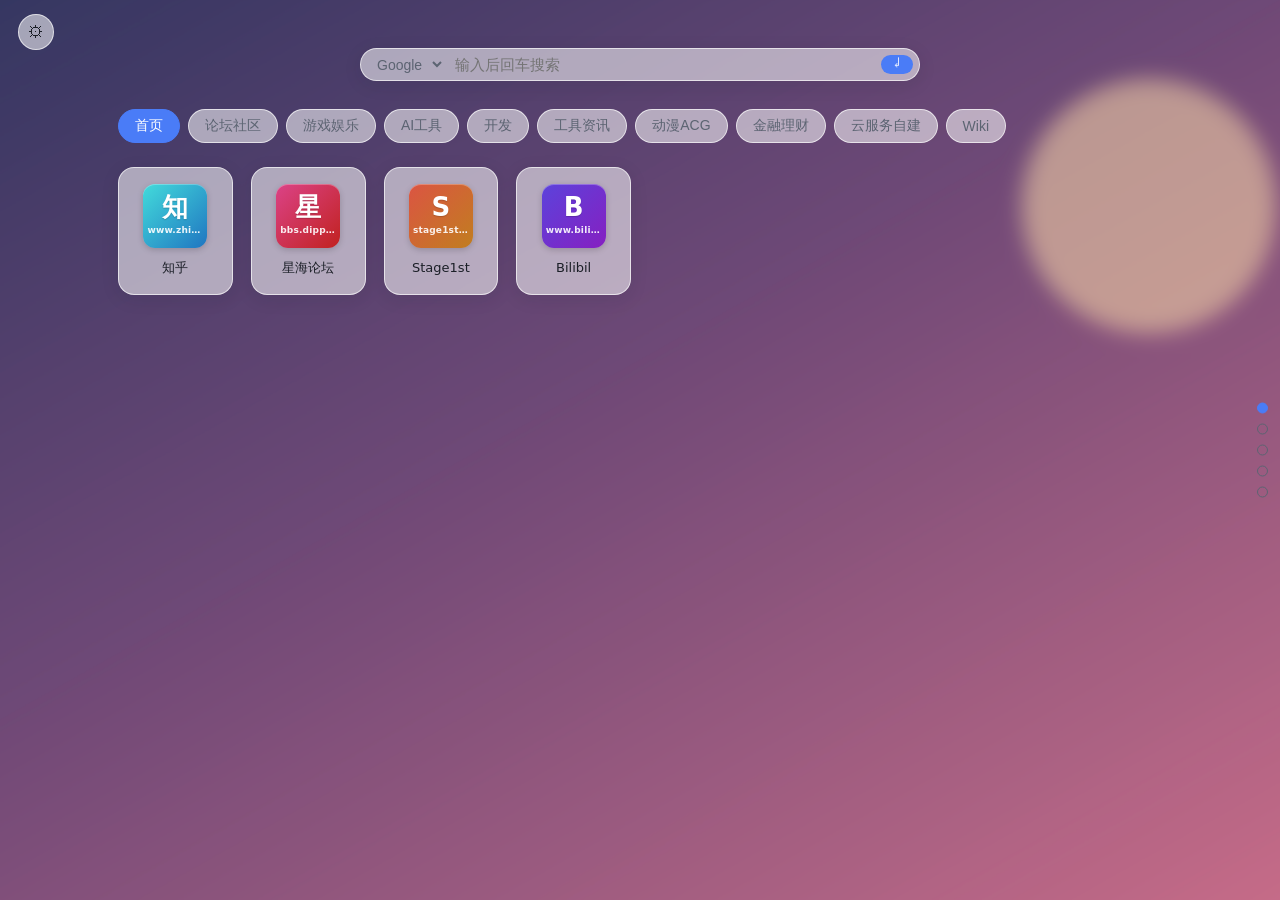
<file: index.html>
<!DOCTYPE html>
<html lang="zh-CN" data-theme="light">
<head>
  <meta charset="UTF-8">
  <meta name="viewport" content="width=device-width, initial-scale=1">
  <title>导航</title>
  <link rel="preconnect" href="https://api.iowen.cn">
  <link rel="preconnect" href="https://gateway.jrj.com">
  <link rel="preconnect" href="https://60s.viki.moe">
  <link rel="preconnect" href="https://datacenter-web.eastmoney.com">
  <link rel="icon" type="image/svg+xml" href="assets/icon/icon.svg">
  <link rel="icon" type="image/png" sizes="32x32" href="assets/icon/favicon-32x32.png">
  <link rel="icon" href="assets/icon/favicon.ico" sizes="any">
  <link rel="apple-touch-icon" href="assets/icon/apple-touch-icon.png">
  <script>
  /* 首屏绘制前定主题，深色用户不闪白；键与结构须和 js/prefs.js 保持一致 */
  (function () {
    try {
      var s = JSON.parse(localStorage.getItem('nav.settings')) || {};
      var t = s.theme || 'auto';
      if (t === 'auto') t = matchMedia('(prefers-color-scheme: dark)').matches ? 'dark' : 'light';
      document.documentElement.setAttribute('data-theme', t);
    } catch (e) { /* 隐私模式或旧数据：保持 html 上的默认值 */ }
  })();
  </script>
  <link rel="stylesheet" href="css/style.css">
</head>
<body>
  <!-- 背景层：背景图与模糊效果，由 UI 层写入 -->
  <div id="bg-layer" aria-hidden="true"></div>

  <header class="topbar">
    <button id="settings-toggle" class="chip chip--icon" type="button"
            aria-label="打开设置" aria-haspopup="dialog" aria-expanded="false">⚙</button>
  </header>

  <!-- 翻页圆点：由 js/deck.js 按页构建；仅桌面显示 -->
  <nav id="dots" class="dots" aria-label="页面切换"></nav>

  <main id="deck" class="deck">
    <!-- 第 1 页 · 导航 -->
    <section class="page page--nav" aria-label="网站导航">
      <div class="page__scroll" data-scroll>
        <div class="stage">
          <form id="search-form" class="search" autocomplete="off">
            <select id="engine-select" class="engine-select" aria-label="搜索引擎"></select>
            <input id="search-input" class="search-input" type="search" placeholder="输入后回车搜索" aria-label="搜索关键词">
            <button type="submit" class="search-go" aria-label="搜索">↵</button>
          </form>

          <nav id="tabs" class="tabs" aria-label="分类"></nav>
          <!-- 不设 aria-live：切换状态已由 .tab 的 aria-current 表达 -->
          <section id="grid" class="grid"></section>
          <p id="error" class="error" hidden></p>
        </div>
      </div>
    </section>

    <!-- 第 2 页 · 大盘云图（数据取自金融界行情网关，见 js/market.js） -->
    <section class="page page--market" aria-label="大盘云图">
      <header class="page-head">
        <h2 class="page-title">大盘云图</h2>
        <nav id="market-tabs" class="tabs tabs--dim" aria-label="云图维度"></nav>
        <span id="market-legend" class="legend" aria-hidden="true"></span>
        <span id="market-time" class="page-meta"></span>
        <a class="chip" href="https://summary.jrj.com.cn/dataCenter/dpyt/" target="_blank" rel="noreferrer noopener"
           title="数据源：金融界 · 大盘云图">源站 ↗</a>
      </header>
      <div id="market" class="tm">
        <p id="market-status" class="tm-status">加载中…</p>
      </div>
      <p id="market-error" class="error" hidden></p>
      <div id="market-tip" class="tm-tip" role="tooltip" hidden></div>
    </section>

    <!-- 第 3 页 · 天气预报（数据源：Open-Meteo 匿名只读接口，见 js/weather.js） -->
    <section class="page page--weather" aria-label="天气预报">
      <header class="page-head">
        <h2 class="page-title">天气</h2>
        <nav id="wx-tabs" class="tabs tabs--city" aria-label="天气城市"></nav>
        <span id="weather-meta" class="page-meta"></span>
        <button id="weather-refresh" class="chip" type="button" title="立即重新取数">刷新</button>
      </header>
      <div class="wx" data-scroll>
        <p id="weather-status" class="wx-status">加载中…</p>
        <!-- 状态行必须留在网格外：每次渲染会整体重建 #weather-grid -->
        <div id="weather-grid" class="wx-grid"></div>
      </div>
      <p id="weather-error" class="error" hidden></p>
    </section>

    <!-- 第 4 页 · 台风路径与警报（浙江省水利厅台风系统） -->
    <section class="page page--typhoon" aria-label="台风路径与警报">
      <header class="page-head">
        <h2 class="page-title">台风路径与警报</h2>
        <span class="page-hint">地图内的滚轮归地图本身；翻页请用右侧圆点或 ↑ ↓</span>
        <a class="chip" href="https://typhoon.slt.zj.gov.cn/" target="_blank" rel="noreferrer noopener"
           title="数据源：浙江省水利厅 台风路径实时发布系统">新窗口打开 ↗</a>
      </header>
      <div class="embed">
        <!-- src 由 js/ui.js 在首次进入本页时写入，避免打开导航页就拉一个重型 SPA -->
        <iframe id="typhoon-frame" class="embed-frame" title="浙江省水利厅台风路径实时发布系统"></iframe>
      </div>
    </section>

    <!-- 第 5 页 · 投资日历（数据源：东方财富数据中心，浏览器直连，见 js/calendar.js） -->
    <section class="page page--calendar" aria-label="投资日历">
      <header class="page-head">
        <h2 class="page-title">投资日历</h2>
        <div class="cal-nav">
          <button id="cal-prev" class="chip chip--icon" type="button" title="前一天" aria-label="前一天">‹</button>
          <span id="cal-date" class="cal-date">----</span>
          <span id="cal-weekday" class="cal-weekday"></span>
          <button id="cal-next" class="chip chip--icon" type="button" title="后一天" aria-label="后一天">›</button>
          <button id="cal-today" class="chip" type="button" title="回到今天">今天</button>
        </div>
        <span id="calendar-meta" class="page-meta"></span>
        <button id="calendar-refresh" class="chip" type="button" title="跳过缓存立即取数">刷新</button>
        <a class="chip" href="https://data.eastmoney.com/xg/xg/calendar.html" target="_blank" rel="noreferrer noopener"
           title="数据源：东方财富数据中心 · 新股/转债日历">源站 ↗</a>
      </header>
      <div class="cal" data-scroll>
        <p id="calendar-status" class="cal-status">加载中…</p>
        <div id="cal-events" class="cal-events"></div>
      </div>
      <p id="calendar-error" class="error" hidden></p>
    </section>
  </main>

  <!-- 设置浮窗：草稿式编辑，关闭时统一应用 -->
  <div id="settings-overlay" class="overlay" hidden>
    <section id="settings-panel" class="panel" role="dialog" aria-modal="true" aria-labelledby="settings-title">
      <header class="panel-head">
        <h2 id="settings-title">设置</h2>
        <button id="settings-close" class="chip chip--icon" type="button" aria-label="关闭并应用">×</button>
      </header>

      <div class="panel-body">
        <div class="field">
          <span class="field-label">背景</span>
          <div id="settings-bg" class="bg-picker"></div>
        </div>

        <div class="field field--row">
          <span class="field-label">背景模糊</span>
          <label class="switch">
            <input id="settings-blur" type="checkbox">
            <span class="switch-track" aria-hidden="true"><span class="switch-knob"></span></span>
          </label>
        </div>

        <div class="field">
          <span class="field-label">主题</span>
          <div id="settings-theme" class="seg"></div>
        </div>

        <div class="field field--row">
          <span class="field-label">数据维护</span>
          <a class="btn" href="tools/yaml-editor.html" target="_blank" rel="noopener"
             aria-label="打开数据编辑器（新标签页）"
             title="在可视化编辑器里增删改分类与网站；保存后回本页刷新即可生效">打开数据编辑器 ↗</a>
        </div>
      </div>

      <footer class="panel-foot">
        <span class="panel-hint">关闭浮窗后应用配置</span>
        <button id="settings-apply" class="btn btn--primary" type="button">应用并关闭</button>
      </footer>
    </section>
  </div>

  <script defer src="js/vendor/js-yaml.min.js"></script>
  <script defer src="js/icons.js"></script>
  <script defer src="js/data.js"></script>
  <script defer src="js/prefs.js"></script>
  <script defer src="js/treemap.js"></script>
  <script defer src="js/market.js"></script>
  <script defer src="js/weather.js"></script>
  <script defer src="js/oil.js"></script>
  <script defer src="js/calendar.js"></script>
  <script defer src="js/deck.js"></script>
  <script defer src="js/ui.js"></script>
  <script defer src="js/app.js"></script>
</body>
</html>
</file>
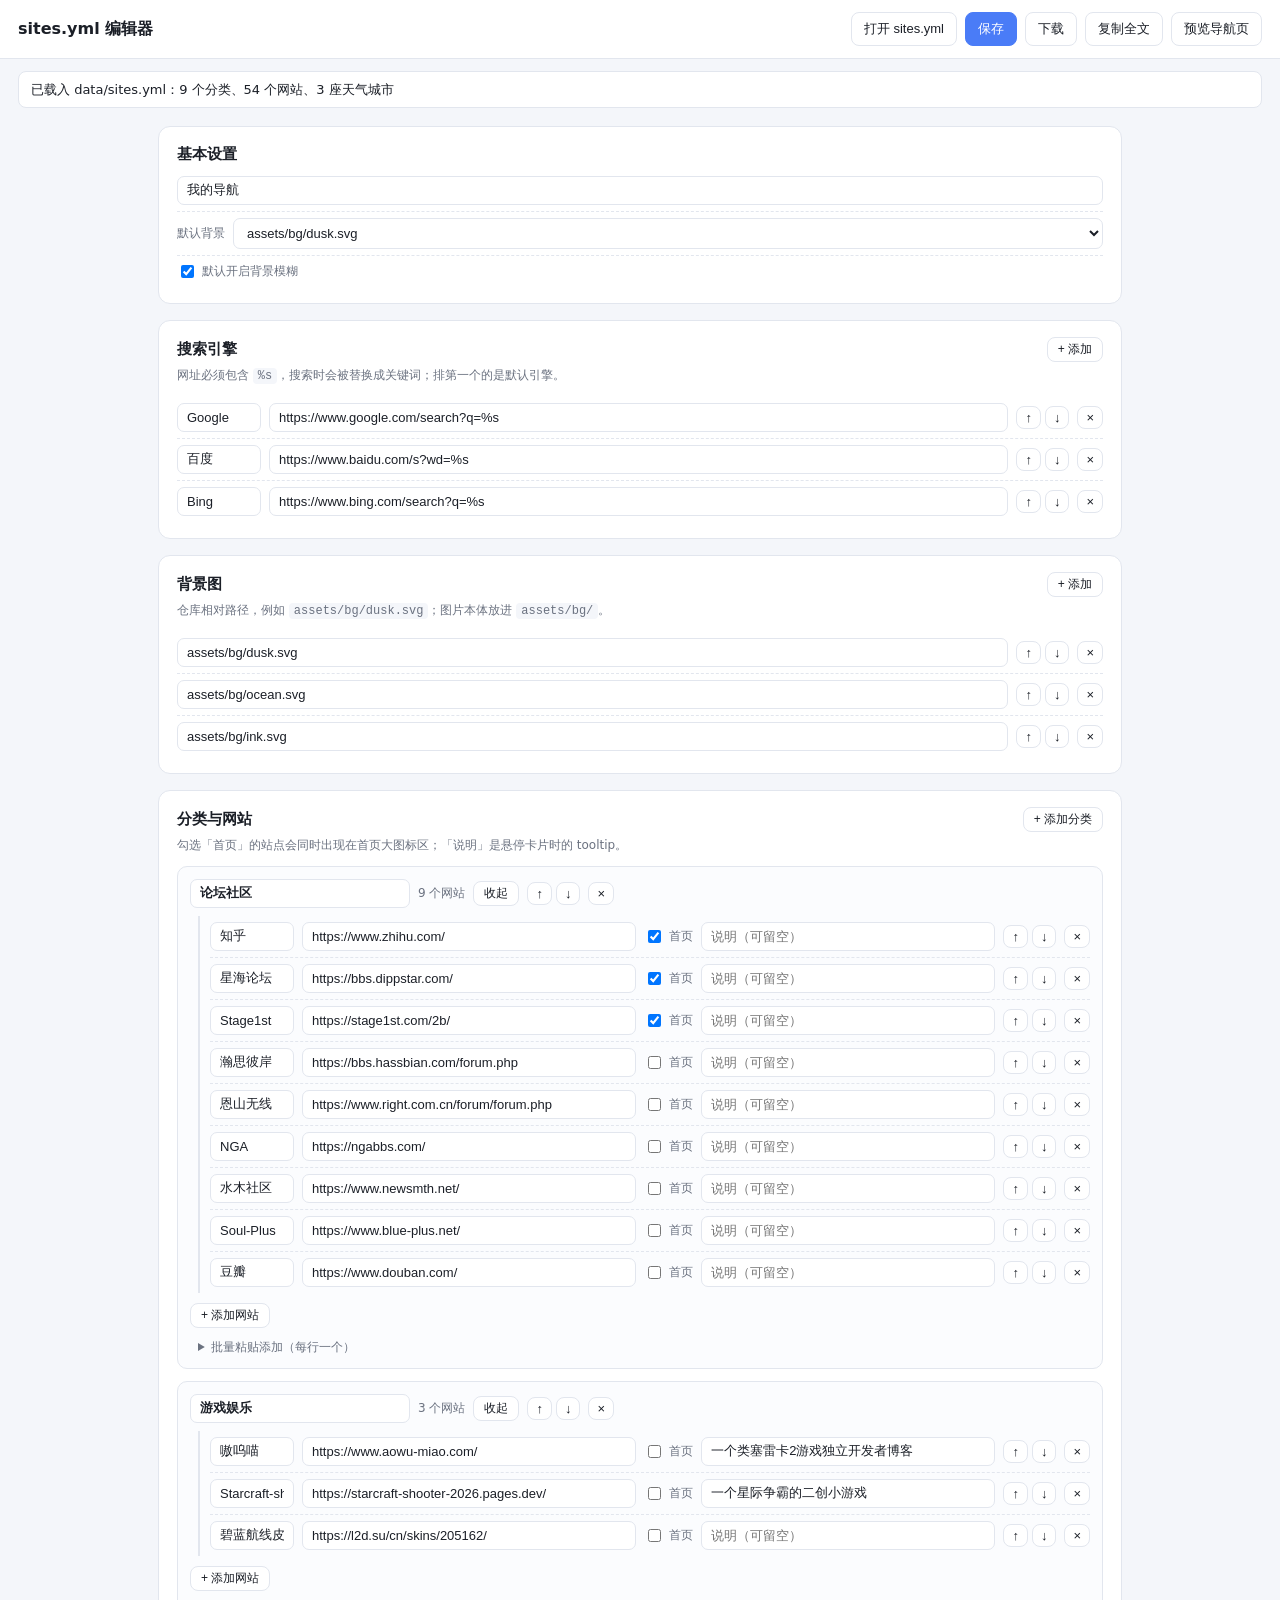
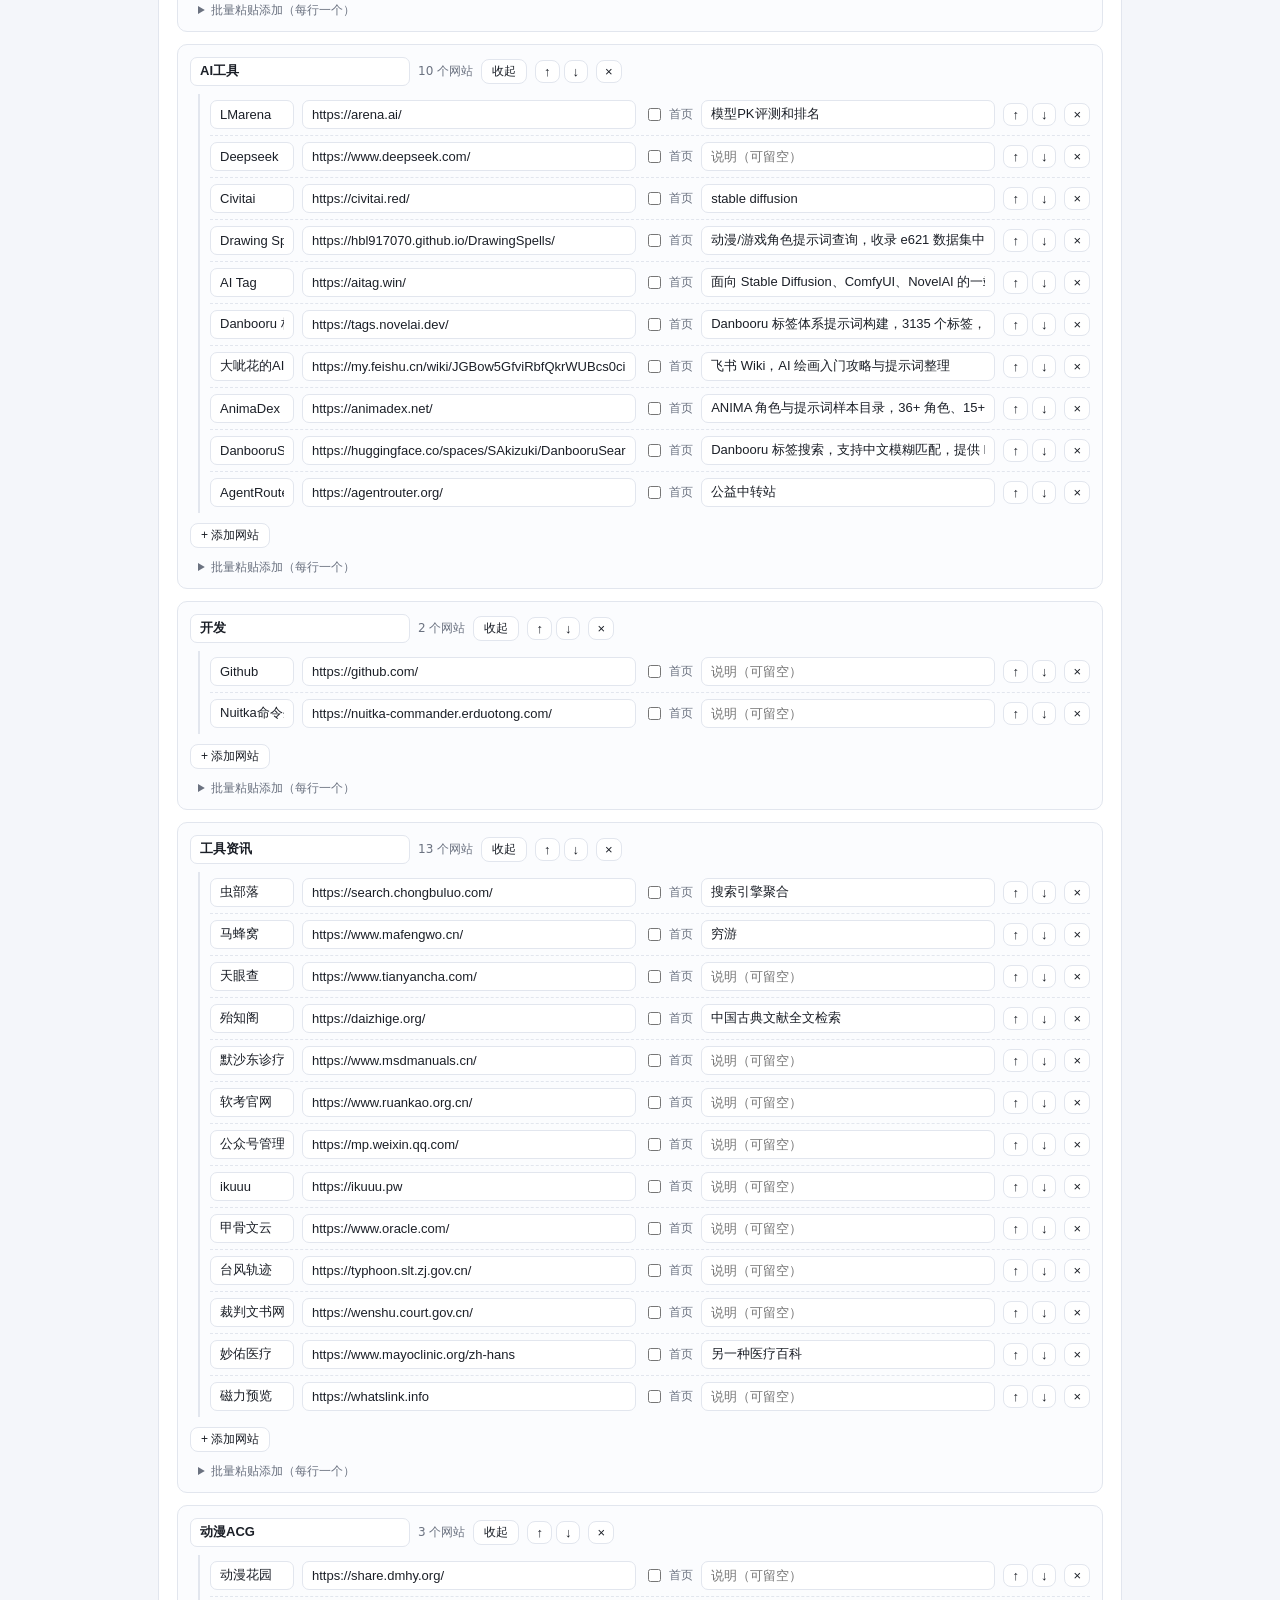
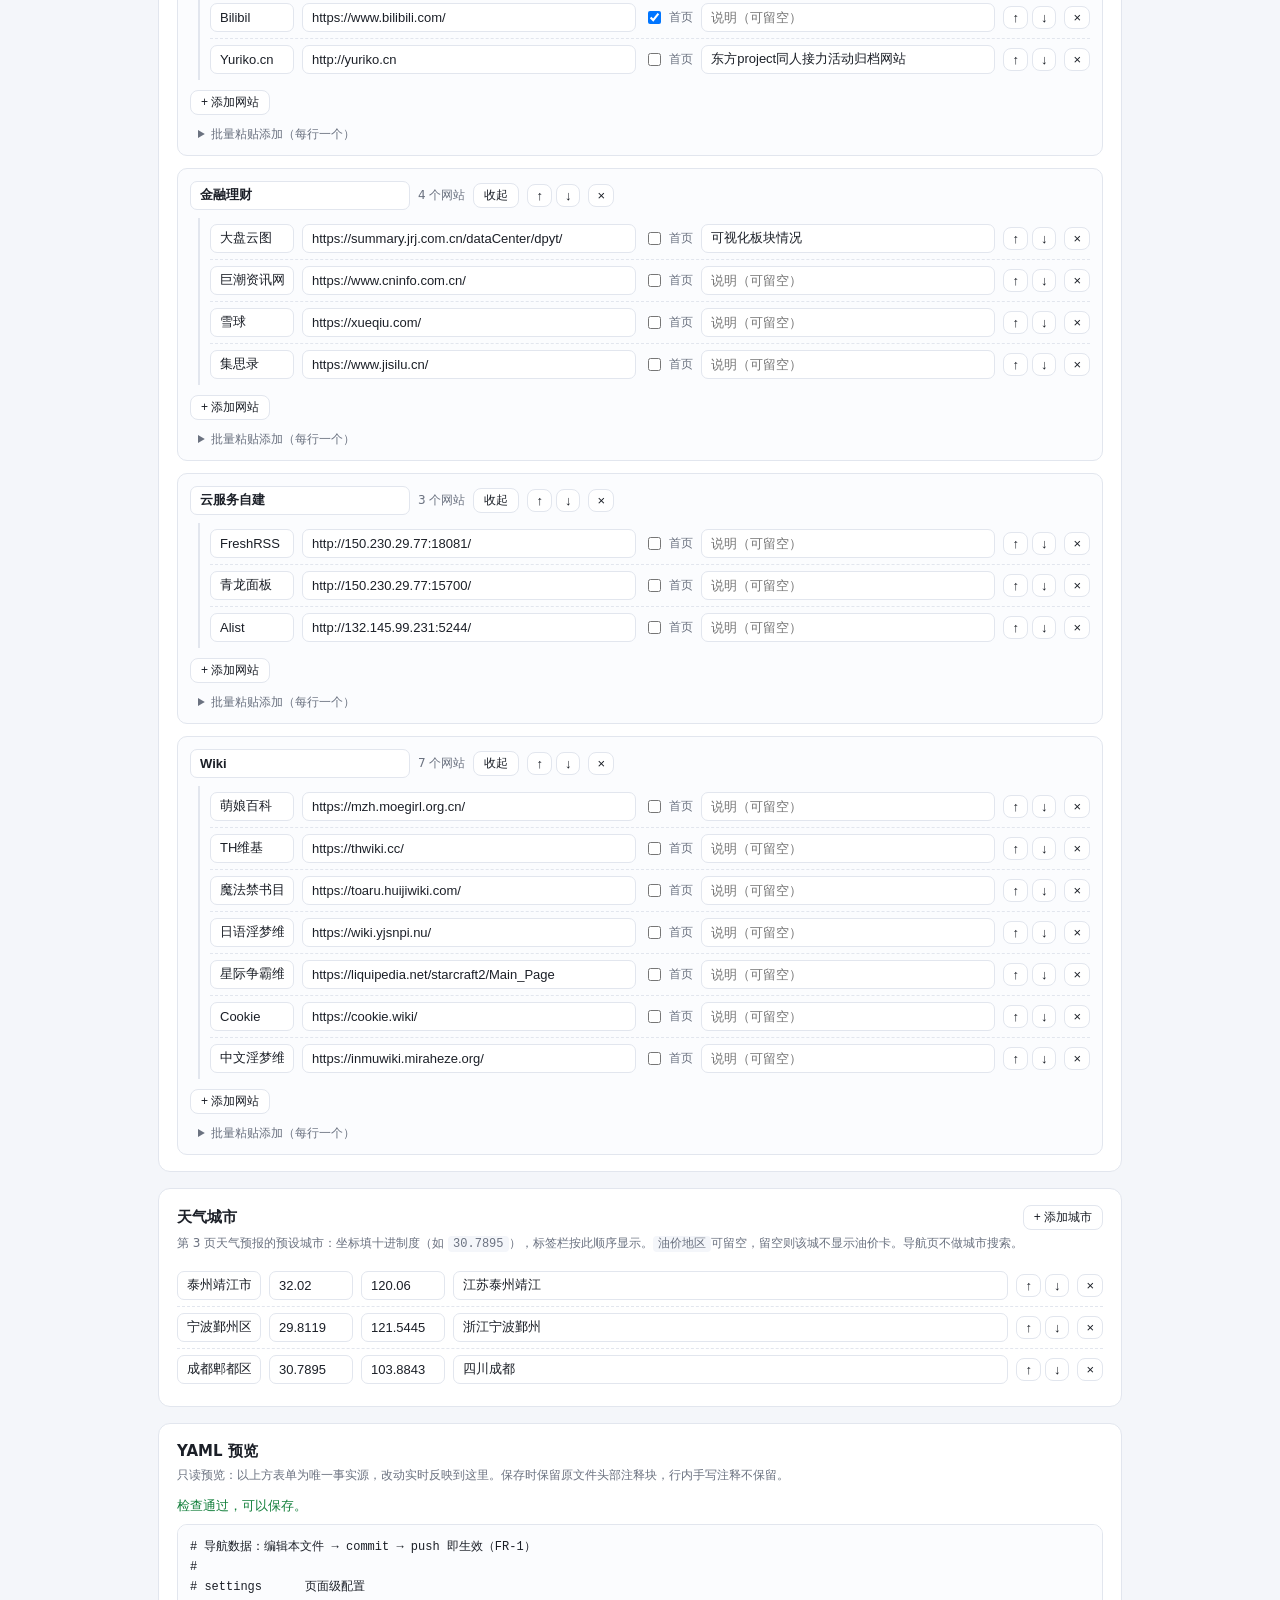
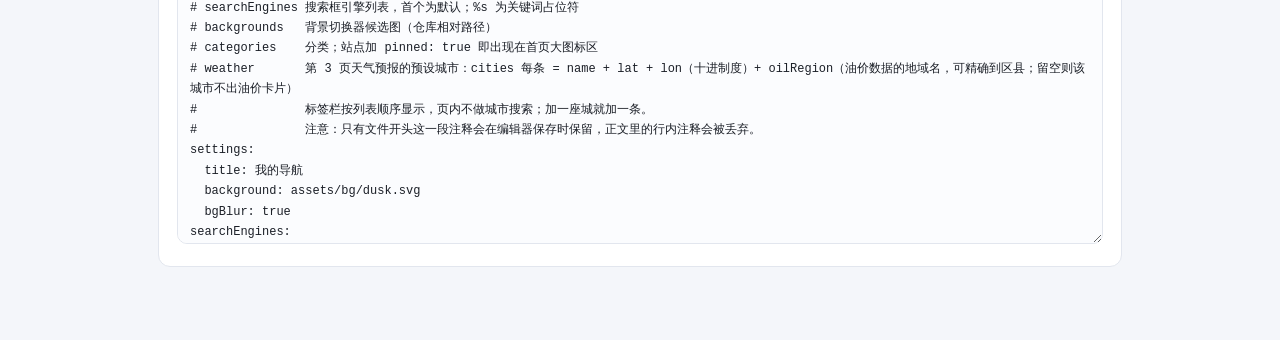
<file: tools/yaml-editor.html>
<!DOCTYPE html>
<html lang="zh-CN">
<head>
<meta charset="UTF-8">
<meta name="viewport" content="width=device-width, initial-scale=1">
<title>sites.yml 编辑器</title>
<style>
  :root {
    --bg: #f4f6fa; --fg: #1b1f27; --dim: #6b7280;
    --card: #fff; --line: #e2e6ee; --accent: #4a7cf7; --warn: #c2410c; --ok: #15803d;
  }
  * { box-sizing: border-box; }
  body {
    margin: 0; background: var(--bg); color: var(--fg);
    font: 14px/1.5 system-ui, -apple-system, "Segoe UI", "PingFang SC", "Microsoft YaHei", sans-serif;
  }
  .bar {
    position: sticky; top: 0; z-index: 5;
    display: flex; flex-wrap: wrap; align-items: center; gap: 10px;
    padding: 12px 18px; background: var(--card); border-bottom: 1px solid var(--line);
  }
  .bar h1 { margin: 0; font-size: 16px; font-weight: 600; }
  .acts { display: flex; flex-wrap: wrap; gap: 8px; margin-left: auto; }
  main { max-width: 1000px; margin: 0 auto; padding: 18px 18px 60px; }
  .card {
    margin-bottom: 16px; padding: 16px 18px;
    background: var(--card); border: 1px solid var(--line); border-radius: 12px;
  }
  .card h2 { display: flex; align-items: center; gap: 10px; margin: 0 0 4px; font-size: 15px; }
  .card h2 .btn { margin-left: auto; }
  .hint { margin: 0 0 12px; color: var(--dim); font-size: 12px; }
  code { padding: 1px 5px; border-radius: 4px; background: var(--bg); font-size: 12px; }
  .status { margin: 12px 18px 0; padding: 8px 12px; border-radius: 8px; background: var(--card); border: 1px solid var(--line); font-size: 13px; }
  .status[data-bad="1"] { border-color: var(--warn); color: var(--warn); }
  .btn {
    padding: 6px 12px; border: 1px solid var(--line); border-radius: 8px;
    background: var(--card); color: var(--fg); font-size: 13px; cursor: pointer; text-decoration: none;
  }
  .btn:hover { border-color: var(--accent); color: var(--accent); }
  .btn--go { border-color: var(--accent); background: var(--accent); color: #fff; }
  .btn--go:hover { color: #fff; opacity: .9; }
  .btn--icon { padding: 4px 8px; line-height: 1; }
  .btn--sm { padding: 3px 10px; font-size: 12px; }
  .row { display: flex; flex-wrap: wrap; align-items: center; gap: 8px; padding: 6px 0; border-bottom: 1px dashed var(--line); }
  .row:last-child { border-bottom: 0; }
  .in {
    flex: 1 1 140px; min-width: 0; padding: 6px 9px;
    border: 1px solid var(--line); border-radius: 7px; background: #fff; color: var(--fg); font-size: 13px;
  }
  .in--url { flex: 2 1 240px; }
  .in--desc { flex: 2 1 200px; }
  .in--sm { flex: 0 0 84px; }
  .in--region { flex: 1 1 160px; }
  .in.bad { border-color: var(--warn); background: #fff7ed; }
  .pin { display: inline-flex; align-items: center; gap: 5px; font-size: 12px; color: var(--dim); white-space: nowrap; }
  .moves { display: inline-flex; gap: 4px; }
  .cat { margin-top: 12px; padding: 12px; border: 1px solid var(--line); border-radius: 10px; background: #fbfcfe; }
  .cat-head { display: flex; flex-wrap: wrap; align-items: center; gap: 8px; }
  .cat-head .in { flex: 0 1 220px; font-weight: 600; }
  .tag { font-size: 12px; color: var(--dim); }
  .sites { margin: 8px 0 0 8px; padding-left: 10px; border-left: 2px solid var(--line); }
  .cat.collapsed .sites, .cat.collapsed .batch { display: none; }
  .batch { margin: 10px 0 0 8px; font-size: 12px; color: var(--dim); }
  .batch textarea { width: 100%; margin-top: 6px; padding: 8px; border: 1px solid var(--line); border-radius: 8px; font: 12px/1.6 ui-monospace, Menlo, Consolas, monospace; }
  .yaml {
    width: 100%; height: 320px; margin-top: 8px; padding: 12px;
    border: 1px solid var(--line); border-radius: 10px; background: #fbfcfe;
    font: 12px/1.7 ui-monospace, Menlo, Consolas, monospace; color: var(--fg); resize: vertical;
  }
  .issues { margin: 0; font-size: 13px; }
  .issues.ok { color: var(--ok); }
  .issues ul { margin: 6px 0 0; padding-left: 20px; color: var(--warn); }
  .add { margin-top: 10px; }
</style>
</head>
<body>
  <header class="bar">
    <h1>sites.yml 编辑器</h1>
    <div class="acts">
      <button id="btn-open" class="btn">打开 sites.yml</button>
      <button id="btn-save" class="btn btn--go">保存</button>
      <button id="btn-download" class="btn">下载</button>
      <button id="btn-copy" class="btn">复制全文</button>
      <a class="btn" href="../index.html" target="_blank" rel="noopener">预览导航页</a>
    </div>
  </header>

  <p id="status" class="status">正在读取 data/sites.yml …</p>

  <main>
    <section class="card">
      <h2>基本设置</h2>
      <div id="settings"></div>
    </section>

    <section class="card">
      <h2>搜索引擎<button id="add-engine" class="btn btn--sm">+ 添加</button></h2>
      <p class="hint">网址必须包含 <code>%s</code>，搜索时会被替换成关键词；排第一个的是默认引擎。</p>
      <div id="engines"></div>
    </section>

    <section class="card">
      <h2>背景图<button id="add-bg" class="btn btn--sm">+ 添加</button></h2>
      <p class="hint">仓库相对路径，例如 <code>assets/bg/dusk.svg</code>；图片本体放进 <code>assets/bg/</code>。</p>
      <div id="bgs"></div>
    </section>

    <section class="card">
      <h2>分类与网站<button id="add-cat" class="btn btn--sm">+ 添加分类</button></h2>
      <p class="hint">勾选「首页」的站点会同时出现在首页大图标区；「说明」是悬停卡片时的 tooltip。</p>
      <div id="cats"></div>
    </section>

    <section class="card">
      <h2>天气城市<button id="add-city" class="btn btn--sm">+ 添加城市</button></h2>
      <p class="hint">第 3 页天气预报的预设城市：坐标填十进制度（如 <code>30.7895</code>），标签栏按此顺序显示。<code>油价地区</code>可留空，留空则该城不显示油价卡。导航页不做城市搜索。</p>
      <div id="cities"></div>
    </section>

    <section class="card">
      <h2>YAML 预览</h2>
      <p class="hint">只读预览：以上方表单为唯一事实源，改动实时反映到这里。保存时保留原文件头部注释块，行内手写注释不保留。</p>
      <p id="issues" class="issues"></p>
      <textarea id="yaml" class="yaml" spellcheck="false" readonly></textarea>
    </section>
  </main>

  <input id="file" type="file" accept=".yml,.yaml,.txt" hidden>

  <script src="../js/vendor/js-yaml.min.js"></script>
  <script>
  (function () {
    'use strict';

    var model = null;   // 当前编辑中的数据结构
    var handle = null;  // File System Access 句柄，有则可一键覆盖原文件
    var yamlHeader = ''; // 原文件头部注释块；重 dump 会丢注释，导出时拼回

    function $(id) { return document.getElementById(id); }
    function isHttp(v) { return /^https?:\/\/\S+$/.test(String(v || '').trim()); }
    function arr(v) { return Array.isArray(v) ? v : []; }
    function str(v) { return v == null ? '' : String(v); }

    function el(tag, cls, text) {
      var n = document.createElement(tag);
      if (cls) n.className = cls;
      if (text != null) n.textContent = text;
      return n;
    }

    function input(value, ph, cls, onInput) {
      var i = el('input', 'in' + (cls ? ' ' + cls : ''));
      i.value = str(value);
      i.placeholder = ph;
      i.addEventListener('input', function () { onInput(i.value); });
      return i;
    }

    function button(label, title, fn, cls) {
      var b = el('button', 'btn ' + (cls || 'btn--icon'), label);
      b.type = 'button';
      b.title = title;
      b.addEventListener('click', fn);
      return b;
    }

    // 上移/下移：交换后重渲该列表
    function moves(list, i, rerender) {
      var wrap = el('span', 'moves');
      function swap(delta) {
        var j = i + delta;
        if (j < 0 || j >= list.length) return;
        var t = list[i]; list[i] = list[j]; list[j] = t;
        rerender();
        syncYaml();
      }
      wrap.appendChild(button('↑', '上移', function () { swap(-1); }));
      wrap.appendChild(button('↓', '下移', function () { swap(1); }));
      return wrap;
    }

    /* ---------------- 载入 ---------------- */

    function blankModel() {
      return {
        settings: { title: '导航', background: '', bgBlur: false },
        searchEngines: [], backgrounds: [], categories: [],
        weather: { cities: [] }
      };
    }

    function loadText(text, source) {
      var raw;
      try {
        raw = jsyaml.load(text) || {};
      } catch (e) {
        status('YAML 解析失败：' + e.message, true);
        return false;
      }
      if (!raw || typeof raw !== 'object') raw = {};
      yamlHeader = (text.match(/^(?:[ \t]*(?:#[^\n]*)?\n)*/) || [''])[0];
      model = {
        settings: {
          title: str((raw.settings || {}).title) || '导航',
          background: str((raw.settings || {}).background),
          bgBlur: !!(raw.settings || {}).bgBlur
        },
        searchEngines: arr(raw.searchEngines).map(function (e) {
          return { name: str(e && e.name), url: str(e && e.url) };
        }),
        backgrounds: arr(raw.backgrounds).map(str),
        categories: arr(raw.categories).map(function (c) {
          return {
            name: str(c && c.name) || '未命名',
            sites: arr(c && c.sites).map(function (s) {
              return { name: str(s && s.name), url: str(s && s.url), pinned: !!(s && s.pinned), desc: str(s && s.desc) };
            })
          };
        }),
        // 表单里坐标按字符串编辑，导出时再数值化
        weather: {
          cities: arr(raw.weather && raw.weather.cities).map(function (c) {
            return { name: str(c && c.name), lat: str(c && c.lat), lon: str(c && c.lon), oilRegion: str(c && c.oilRegion) };
          })
        }
      };
      renderAll();
      status('已载入 ' + source + '：' + model.categories.length + ' 个分类、' + countSites() + ' 个网站、' +
             model.weather.cities.length + ' 座天气城市');
      return true;
    }

    function countSites() {
      return model.categories.reduce(function (n, c) { return n + c.sites.length; }, 0);
    }

    function status(text, bad) {
      var s = $('status');
      s.textContent = text;
      s.setAttribute('data-bad', bad ? '1' : '0');
    }

    /* ---------------- 渲染 ---------------- */

    function renderAll() {
      renderSettings();
      renderEngines();
      renderBg();
      renderCats();
      renderCities();
      syncYaml();
    }

    function validCoord(v, limit) {
      var s = String(v).trim();
      var n = Number(s);
      return s !== '' && isFinite(n) && Math.abs(n) <= limit;
    }

    function renderCities() {
      var box = $('cities');
      box.textContent = '';
      model.weather.cities.forEach(function (c, i) {
        var row = el('div', 'row');
        var name = input(c.name, '城市名', 'in--sm', function (v) {
          c.name = v; mark(name, !c.name); syncYaml();
        });
        var lat = input(c.lat, '纬度 30.7895', 'in--sm', function (v) {
          c.lat = v; mark(lat, !validCoord(v, 90)); syncYaml();
        });
        var lon = input(c.lon, '经度 103.8843', 'in--sm', function (v) {
          c.lon = v; mark(lon, !validCoord(v, 180)); syncYaml();
        });
        var region = input(c.oilRegion, '油价地区（可空，如 浙江宁波鄞州）', 'in--region', function (v) {
          c.oilRegion = v; syncYaml();
        });
        row.appendChild(name);
        row.appendChild(lat);
        row.appendChild(lon);
        row.appendChild(region);
        row.appendChild(moves(model.weather.cities, i, renderCities));
        row.appendChild(button('×', '删除', function () {
          model.weather.cities.splice(i, 1);
          renderCities();
          syncYaml();
        }));
        box.appendChild(row);
        mark(name, !c.name);
        mark(lat, !validCoord(c.lat, 90));
        mark(lon, !validCoord(c.lon, 180));
      });
      if (!model.weather.cities.length) box.appendChild(el('p', 'hint', '还没有天气城市'));
    }

    function renderSettings() {
      var box = $('settings');
      box.textContent = '';

      var title = input(model.settings.title, '我的导航', '', function (v) { model.settings.title = v; syncYaml(); });
      box.appendChild(el('div', 'row', '')).appendChild(title);

      var sel = el('select', 'in');
      sel.appendChild(option('（无背景）', ''));
      model.backgrounds.forEach(function (p) { sel.appendChild(option(p, p)); });
      // 当前值不在候选里时补一项，避免静默丢失
      if (model.settings.background && model.backgrounds.indexOf(model.settings.background) === -1) {
        sel.appendChild(option(model.settings.background + '（不在候选列表中）', model.settings.background));
      }
      sel.value = model.settings.background || '';
      sel.addEventListener('change', function () { model.settings.background = sel.value; syncYaml(); });
      var r2 = el('div', 'row');
      r2.appendChild(el('span', 'tag', '默认背景'));
      r2.appendChild(sel);
      box.appendChild(r2);

      var lab = el('label', 'pin');
      var cb = el('input');
      cb.type = 'checkbox';
      cb.checked = model.settings.bgBlur;
      cb.addEventListener('change', function () { model.settings.bgBlur = cb.checked; syncYaml(); });
      lab.appendChild(cb);
      lab.appendChild(el('span', '', '默认开启背景模糊'));
      var r3 = el('div', 'row');
      r3.appendChild(lab);
      box.appendChild(r3);
    }

    function option(text, value) {
      var o = el('option', '', text);
      o.value = value;
      return o;
    }

    function renderEngines() {
      var box = $('engines');
      box.textContent = '';
      model.searchEngines.forEach(function (e, i) {
        var row = el('div', 'row');
        var name = input(e.name, '名称', 'in--sm', function (v) {
          e.name = v;
          mark(name, !e.name);
          syncYaml();
        });
        var url = input(e.url, 'https://...?q=%s', 'in--url', function (v) {
          e.url = v;
          mark(url, !isHttp(e.url) || e.url.indexOf('%s') === -1);
          syncYaml();
        });
        row.appendChild(name);
        row.appendChild(url);
        row.appendChild(moves(model.searchEngines, i, renderEngines));
        row.appendChild(button('×', '删除', function () {
          model.searchEngines.splice(i, 1);
          renderEngines();
          syncYaml();
        }));
        box.appendChild(row);
        mark(name, !e.name);
        mark(url, !isHttp(e.url) || e.url.indexOf('%s') === -1);
      });
      if (!model.searchEngines.length) box.appendChild(el('p', 'hint', '还没有搜索引擎'));
    }

    function renderBg() {
      var box = $('bgs');
      box.textContent = '';
      model.backgrounds.forEach(function (p, i) {
        var row = el('div', 'row');
        row.appendChild(input(p, 'assets/bg/xxx.svg', 'in--url', function (v) {
          model.backgrounds[i] = v;
          syncYaml();
        }));
        row.appendChild(moves(model.backgrounds, i, renderBg));
        row.appendChild(button('×', '删除', function () {
          model.backgrounds.splice(i, 1);
          renderBg();
          renderSettings();
          syncYaml();
        }));
        box.appendChild(row);
      });
      if (!model.backgrounds.length) box.appendChild(el('p', 'hint', '还没有候选背景'));
    }

    function renderCats() {
      var box = $('cats');
      box.textContent = '';
      model.categories.forEach(function (cat, ci) {
        var wrap = el('div', 'cat');
        var head = el('div', 'cat-head');
        head.appendChild(input(cat.name, '分类名', 'in--sm', function (v) { cat.name = v; syncYaml(); }));
        head.appendChild(el('span', 'tag', cat.sites.length + ' 个网站'));
        head.appendChild(button('收起', '收起/展开', function () {
          wrap.classList.toggle('collapsed');
        }, 'btn--sm'));
        head.appendChild(moves(model.categories, ci, renderCats));
        head.appendChild(button('×', '删除分类', function () {
          if (!confirm('删除分类「' + cat.name + '」及其 ' + cat.sites.length + ' 个网站？')) return;
          model.categories.splice(ci, 1);
          renderCats();
          syncYaml();
        }));
        wrap.appendChild(head);

        var list = el('div', 'sites');
        cat.sites.forEach(function (site, si) {
          list.appendChild(siteRow(cat, site, si));
        });
        wrap.appendChild(list);

        var addRow = el('div', 'add');
        addRow.appendChild(button('+ 添加网站', '新增一条', function () {
          cat.sites.push({ name: '', url: '', pinned: false, desc: '' });
          renderCats();
          syncYaml();
        }, 'btn--sm'));
        wrap.appendChild(addRow);

        wrap.appendChild(batchBox(cat));
        box.appendChild(wrap);
      });
      if (!model.categories.length) box.appendChild(el('p', 'hint', '还没有分类'));
    }

    function siteRow(cat, site, si) {
      var row = el('div', 'row');
      var name = input(site.name, '名称', 'in--sm', function (v) {
        site.name = v;
        mark(name, !site.name);
        syncYaml();
      });
      var url = input(site.url, 'https://...', 'in--url', function (v) {
        site.url = v.trim();
        // 网址填了但名字空着时，顺手用域名补上，省一次输入
        if (!site.name && isHttp(site.url)) {
          name.value = nameFromUrl(site.url);
          site.name = name.value;
        }
        mark(name, !site.name);
        mark(url, !isHttp(site.url));
        syncYaml();
      });
      var desc = input(site.desc, '说明（可留空）', 'in--desc', function (v) { site.desc = v; syncYaml(); });

      var pin = el('label', 'pin');
      var cb = el('input');
      cb.type = 'checkbox';
      cb.checked = site.pinned;
      cb.addEventListener('change', function () { site.pinned = cb.checked; syncYaml(); });
      pin.appendChild(cb);
      pin.appendChild(el('span', '', '首页'));

      row.appendChild(name);
      row.appendChild(url);
      row.appendChild(pin);
      row.appendChild(desc);
      row.appendChild(moves(cat.sites, si, renderCats));
      row.appendChild(button('×', '删除', function () {
        cat.sites.splice(si, 1);
        renderCats();
        syncYaml();
      }));

      mark(url, !isHttp(site.url));
      mark(name, !site.name);
      return row;
    }

    // 批量粘贴：每行一个网站，格式「网址」或「名称 网址 说明」
    function batchBox(cat) {
      var box = el('details', 'batch');
      box.appendChild(el('summary', '', '批量粘贴添加（每行一个）'));
      var ta = el('textarea');
      ta.rows = 3;
      ta.placeholder = 'https://example.com\n谷歌 https://www.google.com 搜索\n少数派 | https://sspai.com | 优质内容平台';
      var go = button('批量添加', '按行解析并追加到本分类', function () {
        var lines = ta.value.split('\n');
        var added = 0;
        lines.forEach(function (line) {
          var site = parseSite(line);
          if (!site) return;
          cat.sites.push(site);
          added++;
        });
        ta.value = '';
        renderCats();
        syncYaml();
        status(added ? '已添加 ' + added + ' 个网站到「' + cat.name + '」' : '没有识别到有效行（每行要有 http/https 网址）', !added);
      }, 'btn--sm');
      box.appendChild(ta);
      box.appendChild(go);
      return box;
    }

    function parseSite(line) {
      line = String(line).trim();
      if (!line || line.charAt(0) === '#') return null;
      var parts = line.indexOf('|') !== -1
        ? line.split('|').map(function (s) { return s.trim(); })
        : line.split(/\s+/);
      parts = parts.filter(Boolean);
      if (!parts.length) return null;

      var name = '', url = '', desc = '';
      var head = parts.findIndex(function (p) { return /^https?:\/\//i.test(p); });
      if (head === -1) return null;
      if (head > 0) name = parts.slice(0, head).join(' ');
      url = parts[head];
      desc = parts.slice(head + 1).join(' ');
      if (!isHttp(url)) return null;
      return { name: name || nameFromUrl(url), url: url, pinned: false, desc: desc };
    }

    function nameFromUrl(url) {
      try {
        var host = new URL(url).hostname.replace(/^www\./, '');
        return host.charAt(0).toUpperCase() + host.slice(1);
      } catch (e) {
        return '';
      }
    }

    function mark(node, bad) {
      node.classList.toggle('bad', !!bad);
    }

    /* ---------------- 导出 ---------------- */

    // 空字段不写进 YAML，保持文件干净
    function clean() {
      return {
        settings: {
          title: model.settings.title,
          background: model.settings.background || '',
          bgBlur: !!model.settings.bgBlur
        },
        searchEngines: model.searchEngines.map(function (e) { return { name: e.name, url: e.url }; }),
        backgrounds: model.backgrounds.slice(),
        categories: model.categories.map(function (c) {
          return {
            name: c.name,
            sites: c.sites.map(function (s) {
              var o = { name: s.name, url: s.url };
              if (s.pinned) o.pinned = true;
              if (s.desc) o.desc = s.desc;
              return o;
            })
          };
        }),
        weather: {
          cities: model.weather.cities.map(function (c) {
            var o = { name: c.name, lat: num(c.lat), lon: num(c.lon) };
            if (c.oilRegion) o.oilRegion = c.oilRegion;
            return o;
          }).filter(function (c) { return c.name || c.lat || c.lon; })
        }
      };
    }

    // 坐标：能数值化就出数字（YAML 里不带引号），否则原样留字符串，让用户看得见自己填了什么
    function num(v) {
      var n = Number(String(v).trim());
      return String(v).trim() !== '' && isFinite(n) ? n : String(v).trim();
    }

    function validate() {
      var issues = [];
      if (!model.settings.title) issues.push('页面标题为空');
      model.searchEngines.forEach(function (e, i) {
        var tag = '第 ' + (i + 1) + ' 个搜索引擎';
        if (!e.name) issues.push(tag + '未填名称');
        if (!isHttp(e.url)) issues.push(tag + '网址无效（须 http/https）');
        else if (e.url.indexOf('%s') === -1) issues.push(tag + '网址缺少 %s 占位符');
      });
      model.categories.forEach(function (c) {
        if (!c.name) issues.push('有分类未命名');
        c.sites.forEach(function (s) {
          if (!isHttp(s.url)) issues.push('「' + (s.name || '未命名') + '」网址无效（须 http/https）');
          else if (!s.name) issues.push(s.url + ' 未填名称');
        });
      });
      model.weather.cities.forEach(function (c, i) {
        var tag = '第 ' + (i + 1) + ' 座天气城市';
        if (!c.name) issues.push(tag + '未填名称');
        if (!validCoord(c.lat, 90)) issues.push((c.name || tag) + ' 纬度无效（须 -90~90 的数字）');
        if (!validCoord(c.lon, 180)) issues.push((c.name || tag) + ' 经度无效（须 -180~180 的数字）');
      });
      return issues;
    }

    function syncYaml() {
      // 预览区只读，无条件回写，保存的永远是当前表单内容
      $('yaml').value = yamlHeader + jsyaml.dump(clean(), { lineWidth: -1, noRefs: true });

      var issues = validate();
      var box = $('issues');
      box.textContent = '';
      box.className = 'issues' + (issues.length ? '' : ' ok');
      if (!issues.length) {
        box.textContent = '检查通过，可以保存。';
        return;
      }
      box.textContent = '有 ' + issues.length + ' 处需要注意（不影响保存，但导航页会丢弃无效条目）：';
      var ul = el('ul');
      issues.slice(0, 12).forEach(function (t) { ul.appendChild(el('li', '', t)); });
      if (issues.length > 12) ul.appendChild(el('li', '', '……其余 ' + (issues.length - 12) + ' 处类似'));
      box.appendChild(ul);
    }

    function currentText() {
      return $('yaml').value;
    }

    function download() {
      var blob = new Blob([currentText()], { type: 'text/yaml;charset=utf-8' });
      var a = el('a');
      a.href = URL.createObjectURL(blob);
      a.download = 'sites.yml';
      a.click();
      setTimeout(function () { URL.revokeObjectURL(a.href); }, 1000);
      status('已下载 sites.yml —— 用它覆盖 data/sites.yml 即可');
    }

    async function save() {
      var text = currentText();
      try {
        if (!handle && window.showSaveFilePicker) {
          handle = await window.showSaveFilePicker({
            suggestedName: 'sites.yml',
            types: [{ description: 'YAML 文件', accept: { 'text/yaml': ['.yml', '.yaml'] } }]
          });
        }
        if (handle) {
          var w = await handle.createWritable();
          await w.write(text);
          await w.close();
          status('已保存：' + handle.name + '（回到导航页刷新即可看到）');
          return;
        }
      } catch (e) {
        if (e && e.name === 'AbortError') { status('已取消保存'); return; }
      }
      download();
    }

    async function openFile() {
      if (window.showOpenFilePicker) {
        try {
          var picks = await window.showOpenFilePicker({
            multiple: false,
            types: [{ description: 'YAML 文件', accept: { 'text/yaml': ['.yml', '.yaml'] } }]
          });
          handle = picks[0];
          var f = await handle.getFile();
          loadText(await f.text(), handle.name);
          return;
        } catch (e) {
          if (e && e.name !== 'AbortError') handle = null;
          else return;
        }
      }
      $('file').click();
    }

    /* ---------------- 接线 ---------------- */

    $('btn-open').addEventListener('click', openFile);
    $('btn-save').addEventListener('click', save);
    $('btn-download').addEventListener('click', download);
    $('btn-copy').addEventListener('click', function () {
      var ta = $('yaml');
      ta.select();
      if (navigator.clipboard) {
        navigator.clipboard.writeText(currentText()).then(
          function () { status('已复制到剪贴板'); },
          function () { status('复制失败，请手动全选预览区复制', true); }
        );
      } else {
        status('浏览器不支持一键复制，已选中全文，请按 Ctrl+C', true);
      }
    });

    $('file').addEventListener('change', function () {
      var f = this.files[0];
      this.value = '';
      if (f) f.text().then(function (t) { loadText(t, f.name); });
    });

    $('add-engine').addEventListener('click', function () {
      model.searchEngines.push({ name: '', url: 'https://www.baidu.com/s?wd=%s' });
      renderEngines();
      syncYaml();
    });

    $('add-bg').addEventListener('click', function () {
      model.backgrounds.push('');
      renderBg();
      syncYaml();
    });

    $('add-cat').addEventListener('click', function () {
      model.categories.push({ name: '新分类', sites: [] });
      renderCats();
      syncYaml();
    });

    $('add-city').addEventListener('click', function () {
      model.weather.cities.push({ name: '', lat: '', lon: '', oilRegion: '' });
      renderCities();
      syncYaml();
    });

    if (typeof jsyaml === 'undefined') {
      status('js-yaml 未加载。请通过本地 HTTP 服务打开本页：在项目根目录运行 python -m http.server 8765，再访问 http://127.0.0.1:8765/tools/yaml-editor.html', true);
      return;
    }

    // 自动读取 data/sites.yml（需 HTTP；file:// 下请用「打开 sites.yml」）
    fetch('../data/sites.yml').then(function (r) {
      if (!r.ok) throw new Error('HTTP ' + r.status);
      return r.text();
    }).then(function (t) {
      loadText(t, 'data/sites.yml');
    }).catch(function () {
      model = blankModel();
      renderAll();
      status('未能自动读取 data/sites.yml。请点「打开 sites.yml」选择文件，或经本地 HTTP 服务打开本页（python -m http.server 8765）。', true);
    });
  })();
  </script>
</body>
</html>
</file>
<file: css/style.css>
/* 自制导航 · 样式层
 * 与 JS 的契约：只依赖 ui.js 输出的类名与 html[data-theme]。改观感只动本文件。
 */

:root {
  color-scheme: light; /* 原生控件跟随主题 */
  --bg: #f2f4f8;
  --fg: #1b1f27;
  --fg-dim: #5c6472;
  --card-bg: rgba(255, 255, 255, .55);
  --card-bg-hover: rgba(255, 255, 255, .78);
  --card-bg-solid: rgba(255, 255, 255, .92);
  --card-border: rgba(255, 255, 255, .65);
  --shadow: 0 4px 18px rgba(20, 25, 40, .10);
  --accent: #4a7cf7;
  --radius: 16px;
  --tm-bg: #d9dde6;
  --tm-ind-bg: rgba(255, 255, 255, .5);
}

html[data-theme="dark"] {
  color-scheme: dark;
  --bg: #14161c;
  --fg: #e8ebf2;
  --fg-dim: #9aa3b4;
  --card-bg: rgba(30, 34, 44, .55);
  --card-bg-hover: rgba(42, 48, 60, .78);
  --card-bg-solid: rgba(26, 29, 37, .94);
  --card-border: rgba(255, 255, 255, .10);
  --shadow: 0 4px 18px rgba(0, 0, 0, .35);
  --accent: #6f96ff;
  --tm-bg: #0d0f14;
  --tm-ind-bg: rgba(255, 255, 255, .07);
}

* { box-sizing: border-box; }

/* tooltip 悬停可能伸出视口，不允许带出横向滚动条 */
html { overflow-x: clip; }

body {
  margin: 0;
  min-height: 100vh;
  background: var(--bg);
  color: var(--fg);
  font: 15px/1.5 system-ui, -apple-system, "Segoe UI", "PingFang SC", "Microsoft YaHei", sans-serif;
  transition: background-color .2s ease;
}

/* ---------- 背景层 ---------- */
#bg-layer {
  position: fixed;
  inset: 0;
  z-index: -1;
  background-position: center;
  background-size: cover;
  background-repeat: no-repeat;
  background-color: var(--bg);
  transition: filter .3s ease;
}

/* 放大一点避免模糊后边缘露白 */
body.bg-blur #bg-layer {
  filter: blur(10px) saturate(115%);
  transform: scale(1.06);
}

/* 背景已整体模糊时，卡片/标签等再各自 backdrop-filter 是对模糊结果的重复采样，纯 GPU 浪费 */
body.bg-blur .site-card,
body.bg-blur .tab,
body.bg-blur .chip,
body.bg-blur .search,
body.bg-blur .wx-now,
body.bg-blur .wx-air,
body.bg-blur .wx-chart {
  backdrop-filter: none;
  -webkit-backdrop-filter: none;
}

/* ---------- 顶栏 ---------- */
.topbar {
  display: flex;
  align-items: flex-start;
  padding: 14px 18px;
}

.chip {
  min-width: 36px;
  padding: 6px 12px;
  border: 1px solid var(--card-border);
  border-radius: 999px;
  background: var(--card-bg);
  backdrop-filter: blur(12px);
  -webkit-backdrop-filter: blur(12px);
  color: var(--fg);
  font-size: 14px;
  cursor: pointer;
}
.chip:hover { background: var(--card-bg-hover); }

.chip--icon {
  width: 36px;
  height: 36px;
  padding: 0;
  display: inline-flex;
  align-items: center;
  justify-content: center;
  font-size: 16px;
  line-height: 1;
}

/* ---------- 主体 ---------- */
.stage {
  max-width: 1080px;
  margin: 0 auto;
  padding: 24px 18px 56px;
}

/* ---------- 搜索框 ---------- */
.search {
  display: flex;
  gap: 8px;
  max-width: 560px;
  margin: 24px auto 28px;
  padding: 6px;
  border: 1px solid var(--card-border);
  border-radius: 999px;
  background: var(--card-bg);
  backdrop-filter: blur(14px);
  -webkit-backdrop-filter: blur(14px);
  box-shadow: var(--shadow);
}

.engine-select {
  border: 0;
  background: transparent;
  color: var(--fg-dim);
  font-size: 14px;
  padding: 0 6px;
  outline: none;
}

.search-input {
  flex: 1;
  min-width: 0;
  border: 0;
  background: transparent;
  color: var(--fg);
  font-size: 15px;
  outline: none;
}

.search-go {
  width: 32px;
  border: 0;
  border-radius: 999px;
  background: var(--accent);
  color: #fff;
  cursor: pointer;
}

/* ---------- 标签页 ---------- */
.tabs {
  display: flex;
  flex-wrap: wrap;
  gap: 8px;
  padding-bottom: 4px;
  margin-bottom: 20px;
}

.tab {
  flex: 0 0 auto;
  padding: 7px 16px;
  border: 1px solid var(--card-border);
  border-radius: 999px;
  background: var(--card-bg);
  backdrop-filter: blur(12px);
  -webkit-backdrop-filter: blur(12px);
  color: var(--fg-dim);
  font-size: 14px;
  cursor: pointer;
  white-space: nowrap;
}

.tab[aria-current="true"] {
  background: var(--accent);
  border-color: var(--accent);
  color: #fff;
}

/* ---------- 卡片网格 ---------- */
.grid {
  display: grid;
  grid-template-columns: repeat(auto-fill, minmax(148px, 1fr));
  gap: 14px;
}

.grid--pinned {
  grid-template-columns: repeat(auto-fill, minmax(104px, 1fr));
  gap: 18px;
}

.site-card {
  display: flex;
  flex-direction: column;
  align-items: center;
  gap: 10px;
  padding: 16px 10px;
  border: 1px solid var(--card-border);
  border-radius: var(--radius);
  background: var(--card-bg);
  backdrop-filter: blur(14px) saturate(140%);
  -webkit-backdrop-filter: blur(14px) saturate(140%);
  box-shadow: var(--shadow);
  color: var(--fg);
  text-decoration: none;
  position: relative;
  transition: transform .15s ease, background-color .15s ease;
}

.site-card:hover {
  transform: translateY(-3px);
  background: var(--card-bg-hover);
}

.site-icon {
  display: flex;
  align-items: center;
  justify-content: center;
  width: 32px;
  height: 32px;
}

.site-card--pinned .site-icon { width: 64px; height: 64px; }

.site-icon img {
  max-width: 100%;
  max-height: 100%;
  object-fit: contain;
}

/* 字母兜底：按 host 哈希的稳定渐变色 */
.site-tile {
  display: flex;
  flex-direction: column;
  align-items: center;
  justify-content: center;
  width: 100%;
  height: 100%;
  padding: 4px;
  border-radius: 12px;
  background: linear-gradient(135deg,
              hsl(var(--tile-hue, 220) 68% 56%),
              hsl(var(--tile-hue2, 250) 72% 44%));
  color: #fff;
  font-weight: 700;
  text-align: center;
  overflow: hidden;
  box-shadow: inset 0 1px 0 rgba(255, 255, 255, .28),
              0 2px 6px rgba(0, 0, 0, .18);
}

.site-tile__char {
  font-size: 17px;
  line-height: 1;
  text-shadow: 0 1px 1px rgba(0, 0, 0, .18);
}

.site-card--pinned .site-tile__char { font-size: 26px; }

/* 域名小字只在首页大图标卡片里显示（窄屏 52px 下也显示，故按 --pinned 判定而非按尺寸） */
.site-tile__sub {
  display: none;
  max-width: 100%;
  margin-top: 4px;
  font-size: 9px;
  font-weight: 600;
  letter-spacing: .2px;
  opacity: .9;
  white-space: nowrap;
  overflow: hidden;
  text-overflow: ellipsis;
}

.site-card--pinned .site-tile__sub { display: block; }

.site-name {
  max-width: 100%;
  font-size: 13px;
  color: var(--fg);
  text-align: center;
  overflow: hidden;
  text-overflow: ellipsis;
  white-space: nowrap;
}

/* 站点说明 tooltip：悬停/聚焦时浮于卡片上方 */
.site-tip {
  position: absolute;
  left: 50%;
  bottom: calc(100% + 8px);
  /* 必须显式给宽：绝对定位默认收缩，会导致文字竖排成一长条 */
  width: max-content;
  max-width: min(220px, 70vw);
  padding: 6px 10px;
  border: 1px solid var(--card-border);
  border-radius: 10px;
  background: var(--card-bg-solid);
  box-shadow: var(--shadow);
  color: var(--fg);
  font-size: 12px;
  line-height: 1.45;
  text-align: center;
  white-space: normal;
  display: none;
  pointer-events: none;
  opacity: 0;
  transform: translateX(-50%) translateY(4px);
  /* 旧浏览器不认 allow-discrete 会丢弃整条简写，故先写基础过渡再覆盖 */
  transition: opacity .15s ease, transform .15s ease;
  transition: opacity .15s ease, transform .15s ease, display .15s allow-discrete;
  z-index: 5;
}

.site-card:hover .site-tip,
.site-card:focus-within .site-tip {
  display: block;
  opacity: 1;
  transform: translateX(-50%) translateY(0);
}

/* display 翻转时的过渡起点；不支持时退化为直接显隐 */
@starting-style {
  .site-card:hover .site-tip,
  .site-card:focus-within .site-tip {
    opacity: 0;
    transform: translateX(-50%) translateY(4px);
  }
}

.empty {
  grid-column: 1 / -1;
  color: var(--fg-dim);
  font-size: 14px;
}

.error {
  margin-top: 24px;
  padding: 12px 16px;
  border: 1px solid #e05263;
  border-radius: 12px;
  background: rgba(224, 82, 99, .12);
  color: #e05263;
  font-size: 14px;
}

/* ---------- 设置浮窗 ---------- */
.overlay {
  position: fixed;
  inset: 0;
  z-index: 50;
  display: flex;
  align-items: flex-start;
  justify-content: center;
  padding: 8vh 16px 16px;
  background: rgba(10, 12, 18, .45);
  backdrop-filter: blur(2px);
  -webkit-backdrop-filter: blur(2px);
}

.overlay[hidden] { display: none; }

.panel {
  width: 100%;
  max-width: 420px;
  max-height: 80vh;
  display: flex;
  flex-direction: column;
  border: 1px solid var(--card-border);
  border-radius: 18px;
  background: var(--card-bg-solid);
  box-shadow: 0 12px 40px rgba(0, 0, 0, .28);
  overflow: hidden;
}

.panel-head {
  display: flex;
  align-items: center;
  justify-content: space-between;
  padding: 14px 16px;
  border-bottom: 1px solid var(--card-border);
}

.panel-head h2 { margin: 0; font-size: 16px; font-weight: 600; }

.panel-body {
  display: flex;
  flex-direction: column;
  gap: 20px;
  padding: 18px 16px;
  overflow-y: auto;
}

.field { display: flex; flex-direction: column; gap: 10px; }

.field--row { flex-direction: row; align-items: center; justify-content: space-between; }

.field-label { font-size: 13px; color: var(--fg-dim); }

.bg-picker {
  display: grid;
  grid-template-columns: repeat(auto-fill, minmax(88px, 1fr));
  gap: 10px;
}

.bg-thumb {
  height: 56px;
  border: 2px solid transparent;
  border-radius: 10px;
  background-size: cover;
  background-position: center;
  background-color: var(--card-border);
  cursor: pointer;
}

.bg-thumb[aria-current="true"] { border-color: var(--accent); }

.bg-hint { margin: 0; color: var(--fg-dim); font-size: 13px; }

/* 开关 */
.switch { display: inline-flex; align-items: center; cursor: pointer; }
.switch input { position: absolute; opacity: 0; width: 0; height: 0; }

.switch-track {
  position: relative;
  display: inline-block;
  width: 42px;
  height: 24px;
  border-radius: 999px;
  background: var(--card-border);
  transition: background-color .18s ease;
}

.switch-knob {
  position: absolute;
  top: 3px;
  left: 3px;
  width: 18px;
  height: 18px;
  border-radius: 50%;
  background: #fff;
  box-shadow: 0 1px 3px rgba(0, 0, 0, .3);
  transition: transform .18s ease;
}

.switch input:checked + .switch-track { background: var(--accent); }
.switch input:checked + .switch-track .switch-knob { transform: translateX(18px); }
.switch input:focus-visible + .switch-track { outline: 2px solid var(--accent); outline-offset: 2px; }

/* 主题分段控件 */
.seg {
  display: inline-flex;
  padding: 3px;
  border: 1px solid var(--card-border);
  border-radius: 999px;
  background: var(--card-bg);
}

.seg-item {
  padding: 6px 14px;
  border: 0;
  border-radius: 999px;
  background: transparent;
  color: var(--fg-dim);
  font-size: 13px;
  cursor: pointer;
}

.seg-item[aria-pressed="true"] { background: var(--accent); color: #fff; }

.panel-foot {
  display: flex;
  align-items: center;
  justify-content: space-between;
  gap: 12px;
  padding: 12px 16px;
  border-top: 1px solid var(--card-border);
}

.panel-hint { font-size: 12px; color: var(--fg-dim); }

.btn {
  padding: 8px 16px;
  border: 1px solid var(--card-border);
  border-radius: 999px;
  background: var(--card-bg);
  color: var(--fg);
  font-size: 14px;
  cursor: pointer;
}

.btn--primary {
  border-color: var(--accent);
  background: var(--accent);
  color: #fff;
}

/* 自定义控件默认没有 UA 焦点环，玻璃底上几乎看不见，键盘用户需要显式焦点 */
.tab:focus-visible,
.dot:focus-visible,
.chip:focus-visible,
.search-go:focus-visible,
.bg-thumb:focus-visible,
.seg-item:focus-visible,
.btn:focus-visible,
.site-card:focus-visible {
  outline: 2px solid var(--accent);
  outline-offset: 2px;
}

/* ---------- 分页 deck ----------
 * 基线（手机 / 触屏）：.deck 与 .page 都是普通文档流，行为与单页时代一致。
 * 桌面端的 fixed + transform 布局见文末媒体查询。 */
.deck { display: block; }

.page {
  display: flex;
  flex-direction: column;
  min-height: 100vh;
}

.page__scroll { flex: 1 1 auto; }

.page-head {
  display: flex;
  flex-wrap: wrap;
  align-items: center;
  gap: 10px 14px;
  padding: 14px 18px;
}

.page-title { margin: 0; font-size: 16px; font-weight: 600; }

.page-meta { font-size: 12px; color: var(--fg-dim); white-space: nowrap; }

/* 提示的是滚轮翻页，触屏上不存在该手势 */
.page-hint { display: none; font-size: 12px; color: var(--fg-dim); }

.dots {
  position: fixed;
  top: 50%;
  right: 12px;
  transform: translateY(-50%);
  display: none;
  flex-direction: column;
  gap: 10px;
  z-index: 30;
}

.dot {
  width: 11px;
  height: 11px;
  padding: 0;
  border: 1px solid var(--fg-dim);
  border-radius: 50%;
  background: transparent;
  cursor: pointer;
}

.dot[aria-current="true"] { border-color: var(--accent); background: var(--accent); }
.dot:hover { border-color: var(--accent); }

/* ---------- 第 2 页 · 大盘云图 ---------- */
.tabs--dim { margin: 0; padding: 0; }
.tabs--dim .tab { padding: 5px 12px; font-size: 13px; }

.legend {
  display: flex;
  /* 不许压缩：色块一旦被压扁，9 档刻度文字会叠到右侧的时间戳上 */
  flex: 0 0 auto;
  overflow: hidden;
  border: 1px solid var(--card-border);
  border-radius: 8px;
  font-size: 10px;
  line-height: 1.4;
}

.legend-band {
  flex: 0 0 auto;
  min-width: 34px;
  padding: 2px 4px;
  color: #fff;
  text-align: center;
  text-shadow: 0 1px 1px rgba(0, 0, 0, .5);
}

.tm {
  position: relative;
  flex: 1 1 auto;
  min-height: 68vh;
  margin: 0 18px 18px;
  border: 1px solid var(--card-border);
  border-radius: var(--radius);
  background: var(--tm-bg);
  overflow: hidden;
}

.tm-layer { position: absolute; inset: 0; }

.tm-ind,
.tm-grp,
.tm-leaf {
  position: absolute;
  top: 0;
  left: 0;
  overflow: hidden;
}

.tm-ind { border-radius: 10px; background: var(--tm-ind-bg); }

.tm-ind__bar,
.tm-grp__bar {
  position: absolute;
  top: 0;
  left: 0;
  right: 0;
  padding: 0 7px;
  color: var(--fg);
  white-space: nowrap;
  overflow: hidden;
  text-overflow: ellipsis;
}

.tm-ind__bar { font-size: 12px; font-weight: 600; }
.tm-grp__bar { font-size: 11px; color: var(--fg-dim); }

.tm-leaf {
  display: flex;
  flex-direction: column;
  align-items: center;
  justify-content: center;
  border-radius: 4px;
  color: #fff;
  text-shadow: 0 1px 1px rgba(0, 0, 0, .45);
  cursor: default;
}

.tm-leaf__n, .tm-leaf__v {
  max-width: 100%;
  padding: 0 2px;
  overflow: hidden;
  white-space: nowrap;
  text-overflow: ellipsis;
}

.tm-leaf__n { font-size: 11px; line-height: 1.2; }
.tm-leaf__v { font-size: 10px; line-height: 1.2; opacity: .92; }

/* 文字按格子尺寸分级显隐：小格子只上色不排字，避免整页糊成噪点 */
.tm-leaf__n, .tm-leaf__v { display: none; }
.tm-leaf--named .tm-leaf__n { display: block; }
.tm-leaf--named.tm-leaf--valued .tm-leaf__n { font-size: 12px; }
.tm-leaf--valued .tm-leaf__v { display: block; }

.tm-leaf:hover { outline: 2px solid #fff; outline-offset: -2px; }

.tm-status {
  position: absolute;
  inset: 0;
  display: grid;
  place-items: center;
  margin: 0;
  color: var(--fg-dim);
  font-size: 14px;
}

.tm-tip {
  position: absolute;
  top: 0;
  left: 0;
  display: flex;
  flex-direction: column;
  gap: 2px;
  padding: 8px 10px;
  border: 1px solid var(--card-border);
  border-radius: 10px;
  background: var(--card-bg-solid);
  box-shadow: var(--shadow);
  color: var(--fg);
  font-size: 12px;
  white-space: nowrap;
  pointer-events: none;
  z-index: 6;
}

.tm-tip[hidden] { display: none; }
.tm-tip__title { font-weight: 700; }

/* ---------- 第 3 页 · 天气 ---------- */
/* 城市标签：名称 + 当前温度角标，一眼并览三城（复用 .tab 体系） */
.tabs--city { margin: 0; padding: 0; }
.tabs--city .tab {
  display: flex;
  align-items: baseline;
  gap: 6px;
  padding: 5px 12px;
  font-size: 13px;
}

.tab__wx {
  font-size: 11px;
  opacity: .75;
  font-variant-numeric: tabular-nums;
}
.tab[aria-current="true"] .tab__wx { opacity: .9; }

.wx {
  display: flex;
  flex-direction: column;
  gap: 14px;
  flex: 1 1 auto;
  margin: 0 18px 18px;
}

.wx-status { margin: 0; padding: 20px 4px; color: var(--fg-dim); font-size: 14px; }

.wx-grid {
  display: grid;
  grid-template-columns: minmax(230px, 1.1fr) minmax(190px, .9fr);
  gap: 14px;
  align-content: start;
}

/* 天气分组只驱动一条侧栏强调色，卡片本体仍是统一玻璃底 */
.wx--clear { --wx-accent: #e8a33d; }
.wx--cloud { --wx-accent: #8f9bb0; }
.wx--fog, .wx--drizzle { --wx-accent: #7fa8c9; }
.wx--rain, .wx--showers { --wx-accent: var(--accent); }
.wx--snow { --wx-accent: #9fd8ef; }
.wx--thunder { --wx-accent: #7d4ea8; }

.wx-now, .wx-air {
  position: relative;
  display: flex;
  flex-direction: column;
  gap: 4px;
  padding: 18px 20px 18px 24px;
  border: 1px solid var(--card-border);
  border-radius: var(--radius);
  background: var(--card-bg);
  backdrop-filter: blur(14px) saturate(140%);
  -webkit-backdrop-filter: blur(14px) saturate(140%);
  box-shadow: var(--shadow);
  overflow: hidden;
}

.wx-now::before, .wx-air::before {
  content: '';
  position: absolute;
  inset: 0 auto 0 0;
  width: 4px;
  background: var(--wx-accent, var(--accent));
}
.wx-air::before { background: var(--aqi, var(--wx-accent, var(--accent))); }

.wx-now__temp { font-size: 54px; line-height: 1.05; font-weight: 700; }
.wx-now__cond { font-size: 16px; color: var(--fg-dim); }

.wx-facts {
  display: grid;
  grid-template-columns: auto 1fr auto 1fr;
  gap: 4px 10px;
  margin: 10px 0 0;
  font-size: 13px;
}
.wx-facts__k { color: var(--fg-dim); }
.wx-facts__v { text-align: right; font-variant-numeric: tabular-nums; }

.wx-air { justify-content: center; }
.wx-air__num { font-size: 42px; line-height: 1.05; font-weight: 700; color: var(--aqi); }
.wx-air__band { font-size: 15px; color: var(--aqi); }
.wx-air__sub { margin-top: 6px; font-size: 12px; color: var(--fg-dim); }

.aqi--good { --aqi: #2e9e5b; }
.aqi--moderate { --aqi: #c08a1e; }
.aqi--usg { --aqi: #d9772a; }
.aqi--unhealthy { --aqi: #c8403f; }
.aqi--very { --aqi: #7d4ea8; }
.aqi--hazardous { --aqi: #8c3a4a; }

/* ---------- 七日温度柱状图 ---------- */
.wx-chart {
  grid-column: 1 / -1;
  display: flex;
  flex-direction: column;
  gap: 0;
  padding: 14px 16px 12px;
  border: 1px solid var(--card-border);
  border-radius: var(--radius);
  background: var(--card-bg);
  backdrop-filter: blur(12px);
  -webkit-backdrop-filter: blur(12px);
  box-shadow: var(--shadow);
}

.wx-chart__bars {
  display: flex;
  align-items: end;
  gap: 6px;
  height: 120px;
  position: relative;
}

.wx-chart__col {
  flex: 1 1 0;
  display: flex;
  flex-direction: column;
  align-items: center;
  justify-content: end;
  height: 100%;
  position: relative;
}

.wx-chart__max,
.wx-chart__min {
  font-size: 11px;
  font-weight: 600;
  color: var(--fg);
  font-variant-numeric: tabular-nums;
  line-height: 1;
}
.wx-chart__max { margin-bottom: 3px; }
.wx-chart__min { margin-top: 3px; color: var(--fg-dim); }

.wx-chart__bar {
  width: 70%;
  max-width: 36px;
  min-height: 8px;
  border-radius: 6px;
  background: var(--wx-accent, var(--accent));
  transition: height .3s ease, bottom .3s ease;
}

.wx-chart__labels {
  display: flex;
  gap: 6px;
  margin-top: 8px;
}

.wx-chart__label {
  flex: 1 1 0;
  text-align: center;
  display: flex;
  flex-direction: column;
  gap: 1px;
}

.wx-chart__day { font-size: 12px; font-weight: 600; }
.wx-chart__cond { font-size: 11px; color: var(--fg-dim); white-space: nowrap; overflow: hidden; text-overflow: ellipsis; }
.wx-chart__rain { font-size: 10px; color: var(--wx-accent, var(--accent)); opacity: .85; }

/* ---------- 当地油价（数据源见 js/oil.js） ---------- */

.wx-oil {
  position: relative;
  grid-column: 1 / -1;
  display: flex;
  flex-direction: column;
  gap: 10px;
  padding: 16px 20px 14px 24px;
  border: 1px solid var(--card-border);
  border-radius: var(--radius);
  background: var(--card-bg);
  backdrop-filter: blur(14px) saturate(140%);
  -webkit-backdrop-filter: blur(14px) saturate(140%);
  box-shadow: var(--shadow);
  overflow: hidden;
}

.wx-oil::before {
  content: '';
  position: absolute;
  inset: 0 auto 0 0;
  width: 4px;
  background: var(--wx-accent, var(--accent));
}

.wx-oil__head { font-size: 13px; color: var(--fg-dim); }

.wx-oil__grid {
  display: grid;
  grid-template-columns: repeat(4, minmax(0, 1fr));
  gap: 10px 14px;
}

.wx-oil__item { display: flex; flex-direction: column; gap: 2px; }
.wx-oil__k { font-size: 12px; color: var(--fg-dim); }
.wx-oil__v { font-size: 22px; font-weight: 700; line-height: 1.1; font-variant-numeric: tabular-nums; }

.wx-oil__next {
  display: flex;
  align-items: center;
  flex-wrap: wrap;
  gap: 8px;
  margin: 0;
  font-size: 13px;
}

.wx-oil__date { font-weight: 600; font-variant-numeric: tabular-nums; }
.wx-oil__range { font-size: 12px; color: var(--fg-dim); }
.wx-oil__upd { font-size: 11px; color: var(--fg-dim); opacity: .75; }

/* 国内习惯：涨价红、降价绿、搁浅灰 */
.wx-oil__dir { padding: 1px 8px; border-radius: 999px; font-size: 12px; }
.wx-oil__dir--up { background: rgba(200, 64, 63, .16); color: #c8403f; }
.wx-oil__dir--down { background: rgba(46, 158, 91, .18); color: #2e9e5b; }
.wx-oil__dir--flat { background: rgba(143, 155, 176, .2); color: var(--fg-dim); }

html[data-theme="dark"] .wx-oil__dir--up { color: #ff7a76; }
html[data-theme="dark"] .wx-oil__dir--down { color: #63d694; }

/* ---------- 第 4 页 · 台风嵌入 ---------- */
.embed {
  flex: 1 1 auto;
  min-height: 78vh;
  margin: 0 18px 18px;
  border: 1px solid var(--card-border);
  border-radius: var(--radius);
  background: var(--card-bg-solid);
  overflow: hidden;
}

.embed-frame {
  display: block;
  width: 100%;
  height: 100%;
  border: 0;
}

/* ---------- 第 5 页 · 投资日历 ---------- */
.cal-nav { display: flex; align-items: center; gap: 8px; }
.chip:disabled { opacity: .35; cursor: default; }
.chip:disabled:hover { background: var(--card-bg); }
.cal-date { font-size: 15px; font-weight: 600; font-variant-numeric: tabular-nums; }
.cal-weekday { font-size: 12px; color: var(--fg-dim); }

.cal {
  display: flex;
  flex-direction: column;
  gap: 12px;
  flex: 1 1 auto;
  margin: 0 18px 18px;
}

.cal-status { margin: 0; padding: 20px 4px; color: var(--fg-dim); font-size: 14px; }

.cal-events { display: flex; flex-direction: column; gap: 12px; }

.cal-group {
  padding: 12px 16px;
  border: 1px solid var(--card-border);
  border-radius: var(--radius);
  background: var(--card-bg);
  backdrop-filter: blur(12px);
  -webkit-backdrop-filter: blur(12px);
  box-shadow: var(--shadow);
}

.cal-group__head { display: flex; align-items: center; gap: 8px; margin-bottom: 8px; font-size: 13px; font-weight: 600; }
.cal-group__dot { width: 9px; height: 9px; border-radius: 50%; flex: none; }
.cal-group__count { margin-left: auto; font-size: 12px; font-weight: 400; color: var(--fg-dim); }

.cal-items {
  display: grid;
  grid-template-columns: repeat(auto-fill, minmax(190px, 1fr));
  gap: 5px 16px;
}

.cal-item { font-size: 13px; overflow: hidden; }
.cal-item a { display: block; color: inherit; text-decoration: none; white-space: nowrap; overflow: hidden; text-overflow: ellipsis; }
.cal-item a:hover { color: var(--accent); text-decoration: underline; }
.cal-item__code { margin-right: 6px; font-size: 12px; color: var(--fg-dim); font-variant-numeric: tabular-nums; }

.cal-rest {
  display: flex;
  align-items: center;
  gap: 10px;
  padding: 16px 20px;
  border: 1px solid var(--card-border);
  border-radius: var(--radius);
  background: var(--card-bg);
  color: var(--fg-dim);
  font-size: 14px;
}
.cal-rest__icon { font-size: 16px; line-height: 1; }
.cal-rest__main { display: block; }
.cal-rest__sub { display: block; font-size: 12px; opacity: .8; }

/* ---------- 响应式 ---------- */
@media (max-width: 640px) {
  .stage { padding: 16px 12px 48px; }
  .grid { grid-template-columns: repeat(auto-fill, minmax(104px, 1fr)); gap: 10px; }
  .grid--pinned { grid-template-columns: repeat(3, 1fr); }
  .site-card { padding: 12px 8px; }
  .site-card--pinned .site-icon { width: 52px; height: 52px; }
  .overlay { padding: 4vh 12px 12px; }
  .panel { max-height: 88vh; }
  .wx { margin: 0 12px 12px; }
  .wx-grid { grid-template-columns: 1fr; }
  .wx-now, .wx-air { grid-column: 1; }
  .wx-now__temp { font-size: 44px; }
  .wx-chart__bars { height: 90px; }
  .wx-chart__max, .wx-chart__min { font-size: 10px; }
  .wx-chart__day { font-size: 11px; }
  .wx-chart__cond { font-size: 10px; }
  .cal { margin: 0 12px 12px; }
  .cal-items { grid-template-columns: 1fr; }
}

/* 桌面端才启用整页翻页。该条件与 js/deck.js 的 DESKTOP 字符串是同一份契约，改一处必须改两处；
 * 用 hover/pointer 特性而不是纯宽度，是为了把「窄窗口桌面浏览器」与「横屏平板」区分开。 */
@media (min-width: 861px) and (hover: hover) and (pointer: fine) {
  html, body { height: 100%; }
  body { overflow: hidden; }

  .topbar {
    position: fixed;
    top: 0;
    left: 0;
    z-index: 40;
    /* 齿轮以外的区域不吃滚轮，否则那条横带会挡住整页翻页 */
    pointer-events: none;
  }
  .topbar .chip { pointer-events: auto; }

  .deck {
    position: fixed;
    inset: 0;
    transition: transform .52s cubic-bezier(.4, 0, .2, 1);
  }
  .deck--instant { transition: none; }

  .page { height: 100vh; min-height: 0; overflow: hidden; }

  /* 内容超高时页内自滚，滚到底才由 deck 翻页 */
  .page__scroll { overflow-y: auto; overscroll-behavior: contain; }

  .page-head { padding-left: 62px; }  /* 让开左上角齿轮 */
  .page-meta { margin-left: auto; }    /* 桌面端行内有空间，更新时间靠右；窄屏靠换行自然排布 */
  .page-hint { display: inline; }
  .dots { display: flex; }

  .tm, .embed { min-height: 0; }

  /* 天气卡较多时页内自滚，滚到底才翻页（FR-11.5）；日历事件多时同理 */
  .wx, .cal { min-height: 0; overflow-y: auto; overscroll-behavior: contain; }

  /* 右侧留一条给翻页圆点的通道：否则圆点会压在云图右缘和台风网自带的工具条上 */
  .page--market .tm,
  .page--weather .wx,
  .page--typhoon .embed,
  .page--calendar .cal { margin-right: 34px; }
}

/* 不支持 backdrop-filter 时降级为半透明纯色，保证可读性 */
@supports not ((backdrop-filter: blur(1px)) or (-webkit-backdrop-filter: blur(1px))) {
  .site-card, .tab, .chip, .search,
  .wx-now, .wx-air, .wx-chart, .cal-group, .cal-rest { background: var(--card-bg-hover); }
  .panel { background: var(--card-bg-solid); }
}
</file>
